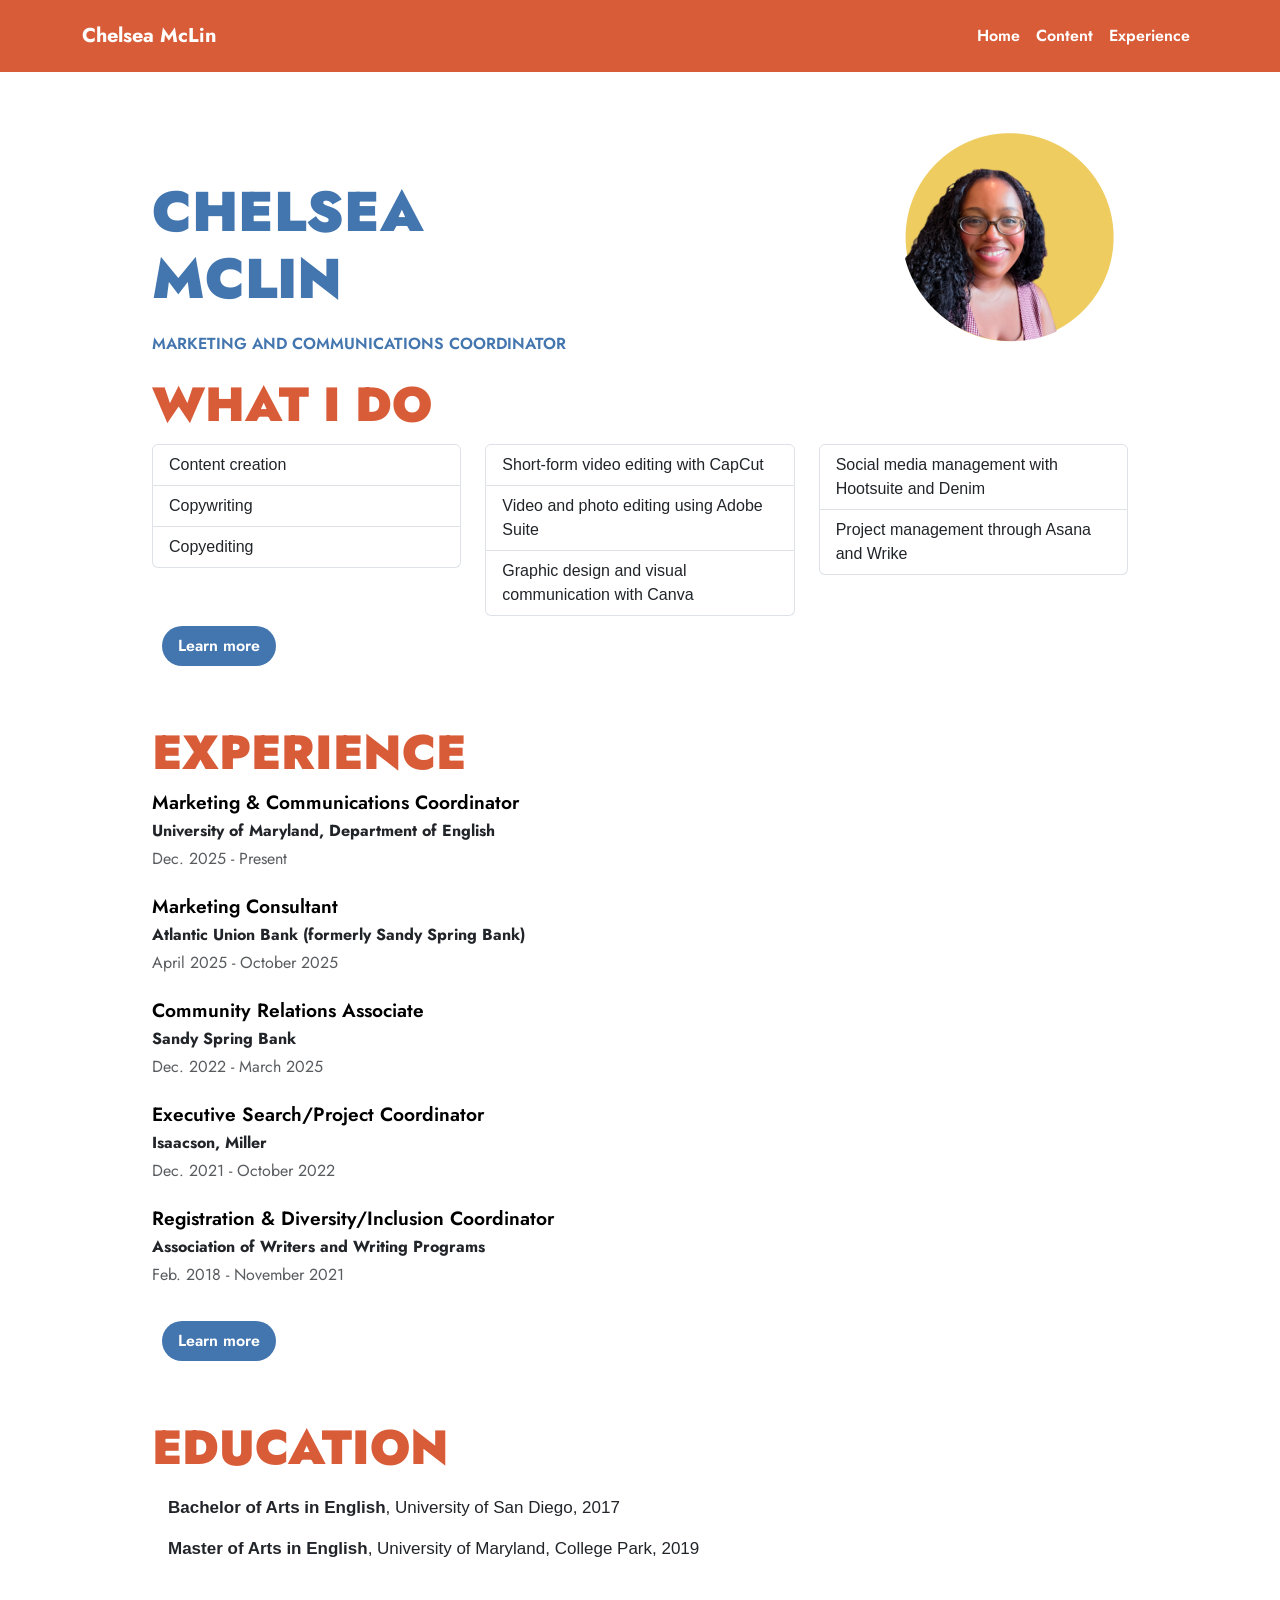
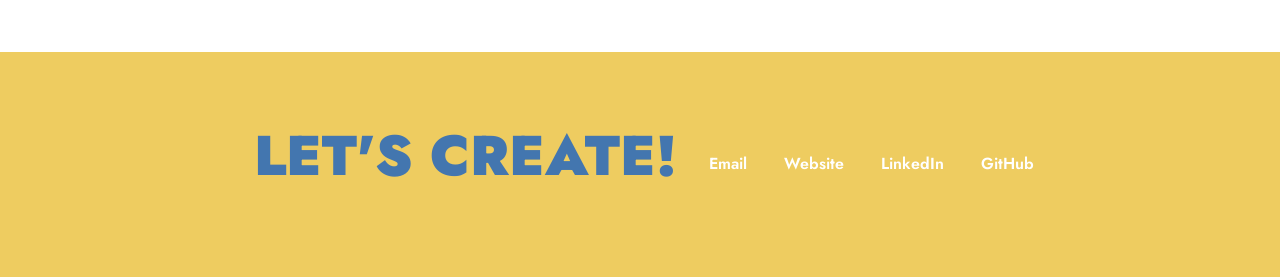
<file: index.html>
<!DOCTYPE html>
<html lang="en">
<head>
  <meta charset="UTF-8">
  <meta name="viewport" content="width=device-width, initial-scale=1.0">

  <title>Chelsea McLin</title>

  <!-- Bootstrap CSS -->
  <link
    href="https://cdn.jsdelivr.net/npm/bootstrap@5.3.8/dist/css/bootstrap.min.css"
    rel="stylesheet"
    integrity="sha384-sRIl4kxILFvY47J16cr9ZwB07vP4J8+LH7qKQnuqkuIAvNWLzeN8tE5YBujZqJLB"
    crossorigin="anonymous"
  >

  <!-- Your custom CSS -->
  <link href="style.css" rel="stylesheet" type="text/css">

  <link rel="preconnect" href="https://fonts.googleapis.com">
  <link rel="preconnect" href="https://fonts.gstatic.com" crossorigin>
  <link href="https://fonts.googleapis.com/css2?family=Jost:ital,wght@0,100..900;1,100..900&display=swap" rel="stylesheet">

</head>

<body>

  <!-- Navigation -->
  <nav class="navbar navbar-expand-lg navbar-light bg-light">
    <div class="container">
      <a class="navbar-brand" href="index.html">Chelsea McLin</a>

      <button
        class="navbar-toggler"
        type="button"
        data-bs-toggle="collapse"
        data-bs-target="#mainNavbar"
        aria-controls="mainNavbar"
        aria-expanded="false"
        aria-label="Toggle navigation"
      >
        <span class="navbar-toggler-icon"></span>
      </button>

      <div class="collapse navbar-collapse" id="mainNavbar">
        <ul class="navbar-nav ms-auto">
          <li class="nav-item">
            <a class="nav-link" href="index.html">Home</a>
          </li>
          <li class="nav-item">
            <a class="nav-link" href="Examples.html">Content</a>
          </li>
          <li class="nav-item">
            <a class="nav-link" href="Experience.html">Experience</a>
          </li>
        </ul>
      </div>
    </div>
  </nav>

  <!-- Main content -->
  <main class="container py-4" id="container">

    <div class="header-container">
      <div class="header-text">
        <h1 id="name">Chelsea McLin</h1>
        <p id="title">Marketing and Communications Coordinator</p>
      </div>

      <img
        id="headshot"
        src="Chelsea Headshot.png"
        alt="Chelsea McLin smiles in front of yellow background."
      >
    </div>

    <!-- What I Do -->
    <section class="mb-5">
  <h2 class="sectionheader">What I Do</h2>

  <div class="row">
    <div class="col-md-4">
      <ul class="list-group">
        <li class="list-group-item">Content creation</li>
        <li class="list-group-item">Copywriting</li>
        <li class="list-group-item">Copyediting</li>

      </ul>
    </div>

    <div class="col-md-4">
      <ul class="list-group">
        <li class="list-group-item">Short-form video editing with CapCut</li>
        <li class="list-group-item">Video and photo editing using Adobe Suite</li>
        <li class="list-group-item">Graphic design and visual communication with Canva</li>
      </ul>
    </div>

    <div class="col-md-4">
      <ul class="list-group">
        <li class="list-group-item">Social media management with Hootsuite and Denim</li>
        <li class="list-group-item">Project management through Asana and Wrike</li>
      </ul>
    </div>
  </div>

  <div class="learn">
    <a href="Examples.html">Learn more</a>
  </div>
</section>
  

    <!-- Experience -->
    <section class="mb-5">
      <h2 class="sectionheader">Experience</h2>

      <div class="mb-4">
        <h3 class="jobtitle">Marketing &amp; Communications Coordinator</h3>
        <p class="organization mb-1">
          University of Maryland, Department of English
        </p>
        <p class="date text-muted">Dec. 2025 - Present</p>
      </div>

      <div class="mb-4">
        <h3 class="jobtitle">Marketing Consultant</h3>
        <p class="organization mb-1">
          Atlantic Union Bank (formerly Sandy Spring Bank)
        </p>
        <p class="date text-muted">April 2025 - October 2025</p>
      </div>

      <div class="mb-4">
        <h3 class="jobtitle">Community Relations Associate</h3>
        <p class="organization mb-1">Sandy Spring Bank</p>
        <p class="date text-muted">Dec. 2022 - March 2025</p>
      </div>

      <div class="mb-4">
        <h3 class="jobtitle">Executive Search/Project Coordinator</h3>
        <p class="organization mb-1">Isaacson, Miller</p>
        <p class="date text-muted">Dec. 2021 - October 2022</p>
      </div>

      <div class="mb-4">
        <h3 class="jobtitle">
          Registration &amp; Diversity/Inclusion Coordinator
        </h3>
        <p class="organization mb-1">
          Association of Writers and Writing Programs
        </p>
        <p class="date text-muted">Feb. 2018 - November 2021</p>
      </div>
      <div class="learn"><a href="Experience.html">Learn more</a></div>
    </section>

     <!-- Education -->
    <section class="mb-5">
      <h2 class="sectionheader">Education</h2>
      <ul id="degrees" class="list-group">
        <li class="list-group-item">
          <strong>Bachelor of Arts in English</strong>, University of San Diego, 2017
        </li>
        <li class="list-group-item">
          <strong>Master of Arts in English</strong>, University of Maryland, College Park, 2019
        </li>
      </ul>
    </section>

  </main>

  <!-- Contact links -->
  <footer class="footer">
    <p id="create">Let's Create!</p>
    <ul class="menu list-inline">
      <li class="list-inline-item">
        <a href="mailto:ccmclin@umd.edu">Email</a>
      </li>
      <li class="list-inline-item">
        <a href="https://www.chelseacmclin.com"
           target="_blank" rel="noopener noreferrer">Website</a>
      </li>
      <li class="list-inline-item">
        <a href="https://www.linkedin.com/in/chelseam2025/"
           target="_blank" rel="noopener noreferrer">LinkedIn</a>
      </li>
      <li class="list-inline-item">
        <a href="https://github.com/ccmclin"
           target="_blank" rel="noopener noreferrer">GitHub</a>
      </li>
    </ul>
  </footer>

  <!-- Bootstrap JavaScript bundle -->
  <script
    src="https://cdn.jsdelivr.net/npm/bootstrap@5.3.8/dist/js/bootstrap.bundle.min.js"
    integrity="sha384-FKyoEForCGlyvwx9Hj09JcYn3nv7wiPVlz7YYwJrWVcXK/BmnVDxM+D2scQbITxI"
    crossorigin="anonymous"
  ></script>
</body>
</html>
</file>
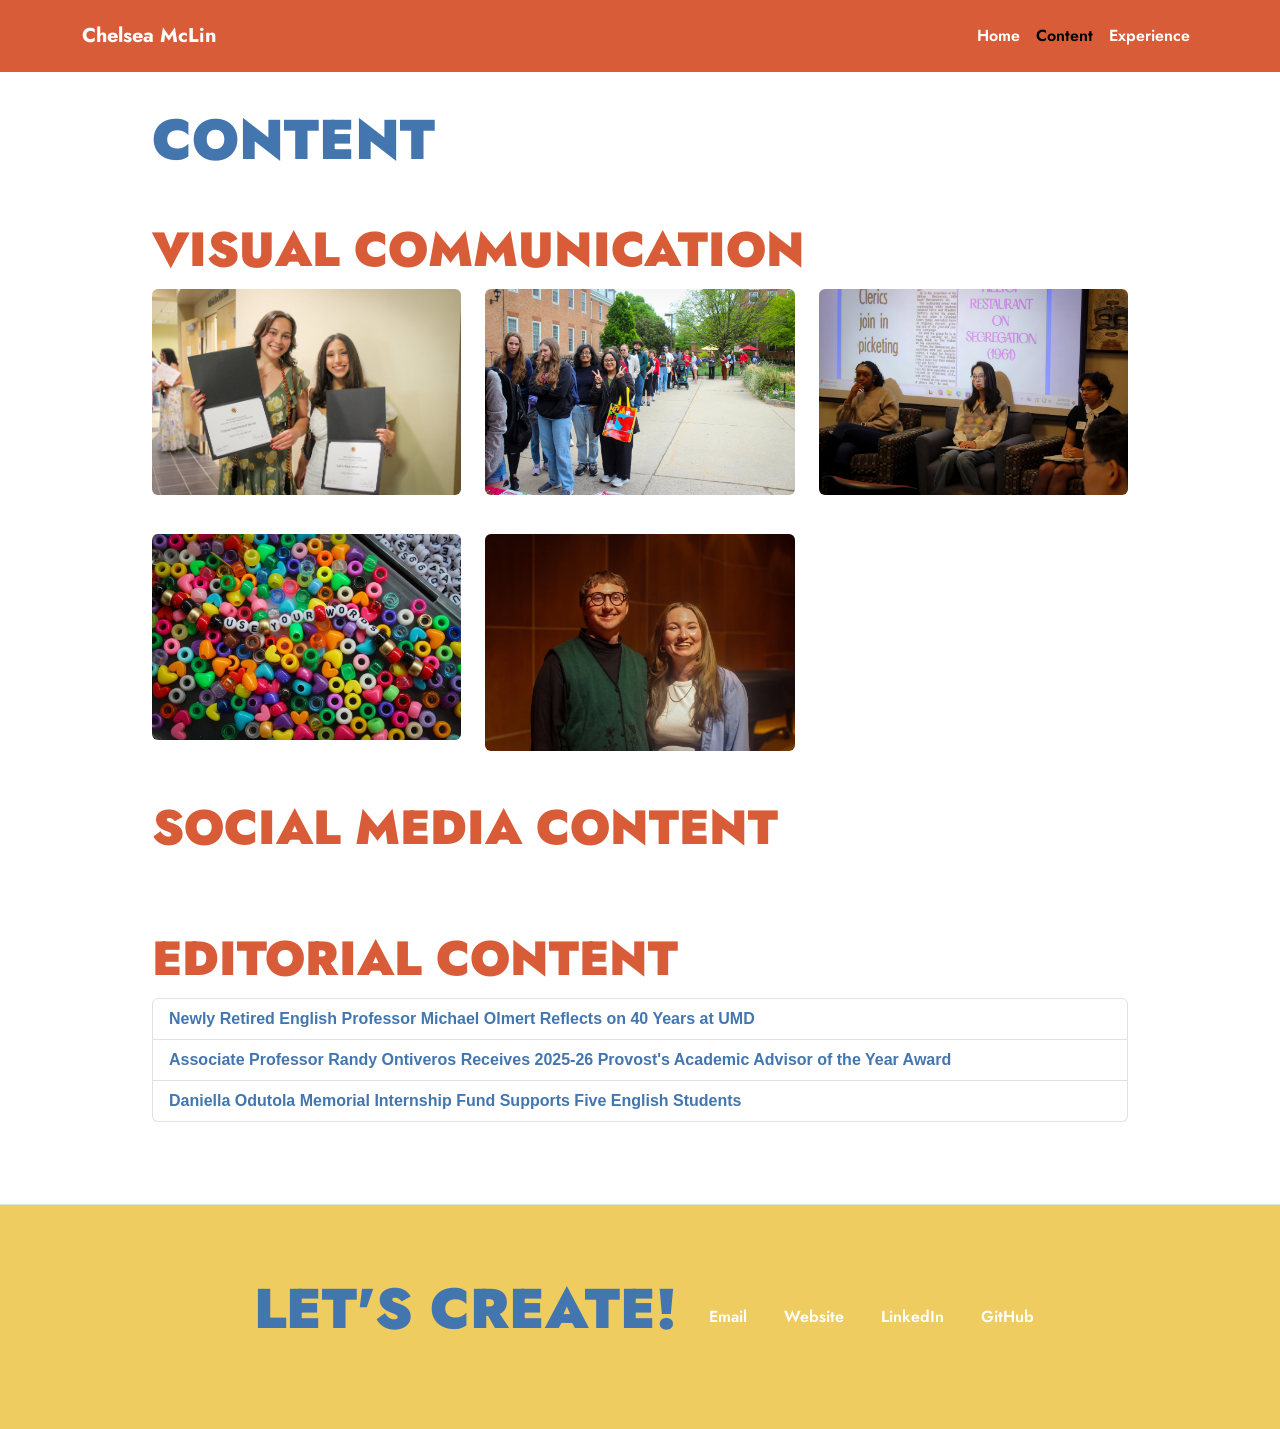
<file: Examples.html>
<!DOCTYPE html>
<html lang="en">
<head>
  <meta charset="UTF-8">
  <meta name="viewport" content="width=device-width, initial-scale=1.0">

  <title>Content | Chelsea McLin</title>

  <!-- Bootstrap CSS -->
  <link
    href="https://cdn.jsdelivr.net/npm/bootstrap@5.3.8/dist/css/bootstrap.min.css"
    rel="stylesheet"
    integrity="sha384-sRIl4kxILFvY47J16cr9ZwB07vP4J8+LH7qKQnuqkuIAvNWLzeN8tE5YBujZqJLB"
    crossorigin="anonymous"
  >

  <!-- Custom CSS -->
  <link href="style.css" rel="stylesheet" type="text/css">
  <!-- Google Font -->
<link rel="preconnect" href="https://fonts.googleapis.com">
<link rel="preconnect" href="https://fonts.gstatic.com" crossorigin>
<link href="https://fonts.googleapis.com/css2?family=Jost:ital,wght@0,100..900;1,100..900&display=swap" rel="stylesheet">
</head>

<body>

  <!-- Navigation -->
  <nav class="navbar navbar-expand-lg navbar-light">
    <div class="container">
      <a class="navbar-brand" href="index.html">Chelsea McLin</a>

      <button
        class="navbar-toggler"
        type="button"
        data-bs-toggle="collapse"
        data-bs-target="#mainNavbar"
        aria-controls="mainNavbar"
        aria-expanded="false"
        aria-label="Toggle navigation"
      >
        <span class="navbar-toggler-icon"></span>
      </button>

      <div class="collapse navbar-collapse" id="mainNavbar">
        <ul class="navbar-nav ms-auto">
          <li class="nav-item">
            <a class="nav-link" href="index.html">Home</a>
          </li>
          <li class="nav-item">
            <a class="nav-link active" href="Examples.html">Content</a>
          </li>
          <li class="nav-item">
            <a class="nav-link" href="Experience.html">Experience</a>
          </li>
        </ul>
      </div>
    </div>
  </nav>

  <!-- Main content -->
  <main class="container py-4" id="container">

    <h1 id="name">Content</h1>



    <!-- Visual communication -->
    <section class="my-5">
      <h2 class="sectionheader">Visual Communication</h2>

      <div class="row g-4">

        <div class="col-12 col-sm-6 col-lg-4">
          <img
            src="certificate.jpg"
            alt="Two students smile while holding a certificate."
            class="img-fluid rounded gallery-image"
          >
        </div>

        <div class="col-12 col-sm-6 col-lg-4">
          <img
            src="MDDay.jpg"
            alt="Student waits in line for books."
            class="img-fluid rounded gallery-image"
          >
        </div>

        <div class="col-12 col-sm-6 col-lg-4">
          <img
            src="GEO.jpg"
            alt="Students sit on a panel."
            class="img-fluid rounded gallery-image"
          >
        </div>

        <div class="col-12 col-sm-6 col-lg-4">
          <img
            src="Use%20your%20words.jpg"
            alt="Colorful beads spell out 'Use your words.'"
            class="img-fluid rounded gallery-image"
          >
        </div>
        <div class="col-12 col-sm-6 col-lg-4">
          <img
            src="WHN.jpg"
            alt="Two students smile for photo in Ulrich Recital Hall.'"
            class="img-fluid rounded gallery-image"
          >
        </div>

      </div>
    </section>

    <!-- Social media content -->
    <section class="my-5">
      <h2 class="sectionheader">Social Media Content</h2>

      <div class="row g-4">

        <div class="col-12 col-md-6 col-lg-4">
          <blockquote
            class="instagram-media"
            data-instgrm-permalink="https://www.instagram.com/reel/DYlGZakNTkD/"
            data-instgrm-version="14">
          </blockquote>
        </div>

        <div class="col-12 col-md-6 col-lg-4">
          <blockquote
            class="instagram-media"
            data-instgrm-permalink="https://www.instagram.com/p/DbtIW7fjrMK/"
            data-instgrm-version="14">
          </blockquote>
        </div>

        <div class="col-12 col-md-6 col-lg-4">
          <blockquote
            class="instagram-media"
            data-instgrm-permalink="https://www.instagram.com/reel/DWypPXKjRwE/"
            data-instgrm-version="14">
          </blockquote>
        </div>

      </div>
    </section>

     <!-- Editorial content -->
    <section class="my-5">
      <h2 class="sectionheader">Editorial Content</h2>

      <ul class="list-group">
        <li class="list-group-item">
          <a href="https://english.umd.edu/news/newly-retired-english-professor-michael-olmert-reflects-40-years-umd"
             target="_blank">
            Newly Retired English Professor Michael Olmert Reflects on 40 Years at UMD
          </a>
        </li>

        <li class="list-group-item">
          <a href="https://english.umd.edu/news/associate-professor-randy-ontiveros-receives-2025-26-provosts-academic-advisor-year-award"
             target="_blank">
            Associate Professor Randy Ontiveros Receives 2025-26 Provost's Academic Advisor of the Year Award
          </a>
        </li>

        <li class="list-group-item">
          <a href="https://english.umd.edu/news/daniella-odutola-memorial-internship-fund-supports-5-english-students"
             target="_blank">
            Daniella Odutola Memorial Internship Fund Supports Five English Students
          </a>
        </li>
      </ul>
    </section>

  </main>

  <!-- Contact footer -->
  <footer class="footer text-center border-top py-4">
    <p id="create">Let's Create!</p>

    <ul class="menu list-inline">
      <li class="list-inline-item">
        <a href="mailto:ccmclin@umd.edu">Email</a>
      </li>

      <li class="list-inline-item">
        <a href="https://www.chelseacmclin.com"
           target="_blank" rel="noopener noreferrer">Website</a>
      </li>

      <li class="list-inline-item">
        <a href="https://www.linkedin.com/in/chelseam2025/"
           target="_blank" rel="noopener noreferrer">LinkedIn</a>
      </li>

      <li class="list-inline-item">
        <a href="https://github.com/ccmclin"
           target="_blank" rel="noopener noreferrer">GitHub</a>
      </li>
    </ul>
  </footer>

  <!-- Bootstrap JavaScript -->
  <script
    src="https://cdn.jsdelivr.net/npm/bootstrap@5.3.8/dist/js/bootstrap.bundle.min.js"
    integrity="sha384-FKyoEForCGlyvwx9Hj09JcYn3nv7wiPVlz7YYwJrWVcXK/BmnVDxM+D2scQbITxI"
    crossorigin="anonymous"
  ></script>

  <!-- Instagram embed script: load only once -->
  <script async src="https://www.instagram.com/embed.js"></script>

</body>
</html>
</file>
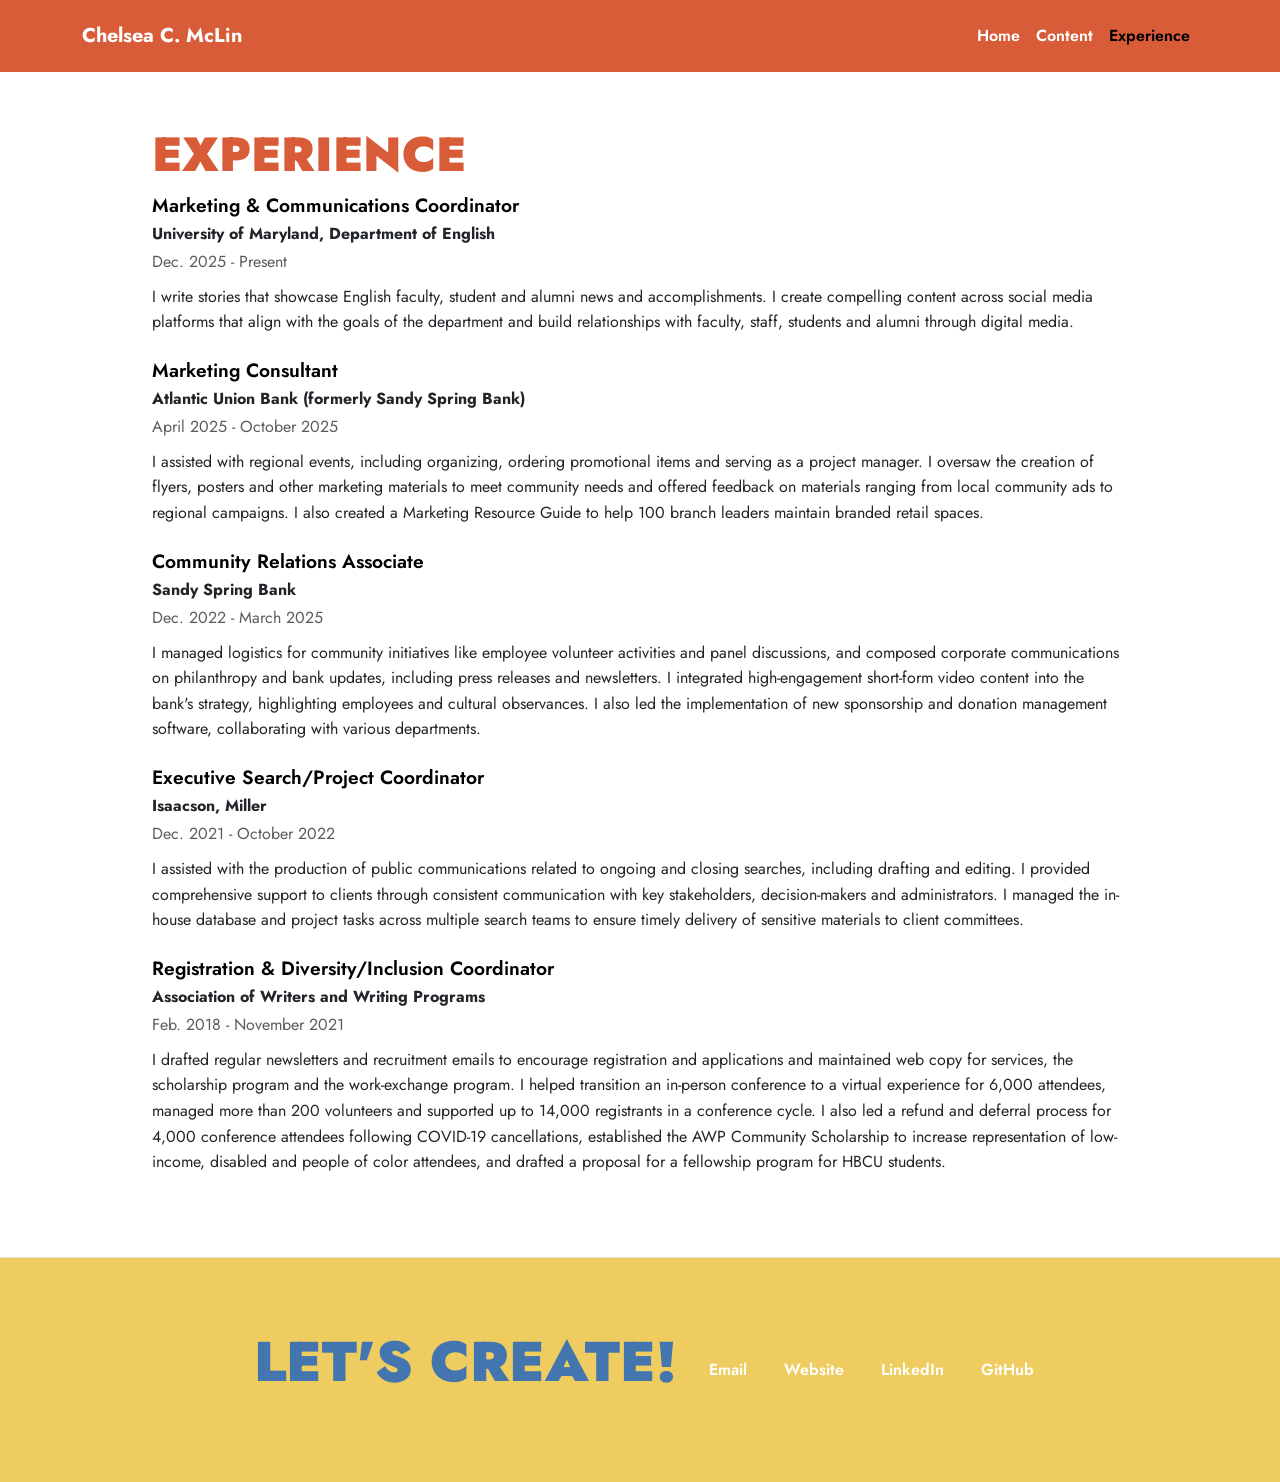
<file: Experience.html>
<!DOCTYPE html>
<html lang="en">
<head>
  <meta charset="UTF-8">
  <meta name="viewport" content="width=device-width, initial-scale=1.0">

  <title>Chelsea McLin</title>

  <!-- Bootstrap CSS -->
  <link
    href="https://cdn.jsdelivr.net/npm/bootstrap@5.3.8/dist/css/bootstrap.min.css"
    rel="stylesheet"
    integrity="sha384-sRIl4kxILFvY47J16cr9ZwB07vP4J8+LH7qKQnuqkuIAvNWLzeN8tE5YBujZqJLB"
    crossorigin="anonymous"
  >

  <!-- Custom CSS -->
  <link href="style.css" rel="stylesheet" type="text/css">

  <!-- Google Font -->
  <link rel="preconnect" href="https://fonts.googleapis.com">
  <link rel="preconnect" href="https://fonts.gstatic.com" crossorigin>
  <link
    href="https://fonts.googleapis.com/css2?family=Jost:ital,wght@0,100..900;1,100..900&display=swap"
    rel="stylesheet"
  >
</head>

<body>

  <!-- Navigation -->
  <nav class="navbar navbar-expand-lg navbar-light">
    <div class="container">
      <a class="navbar-brand" href="index.html">Chelsea C. McLin</a>

      <button
        class="navbar-toggler"
        type="button"
        data-bs-toggle="collapse"
        data-bs-target="#mainNavbar"
        aria-controls="mainNavbar"
        aria-expanded="false"
        aria-label="Toggle navigation"
      >
        <span class="navbar-toggler-icon"></span>
      </button>

      <div class="collapse navbar-collapse" id="mainNavbar">
        <ul class="navbar-nav ms-auto">
          <li class="nav-item">
            <a class="nav-link" href="index.html">Home</a>
          </li>
          <li class="nav-item">
            <a class="nav-link" href="Examples.html">Content</a>
          </li>
          <li class="nav-item">
            <a class="nav-link active" href="Experience.html">Experience</a>
          </li>
        </ul>
      </div>
    </div>
  </nav>

  <!-- Main content -->
  <main class="container py-4" id="container">

    <!-- Experience -->
    <section class="mb-5">
      <h2 class="sectionheader">Experience</h2>

      <div class="mb-4">
        <h3 class="jobtitle">Marketing &amp; Communications Coordinator</h3>
        <p class="organization mb-1">
          University of Maryland, Department of English
        </p>
        <p class="date text-muted">Dec. 2025 - Present</p>
        <p class="description">
          I write stories that showcase English faculty, student and alumni
          news and accomplishments. I create compelling content across social
          media platforms that align with the goals of the department and
          build relationships with faculty, staff, students and alumni through
          digital media.
        </p>
      </div>

      <div class="mb-4">
        <h3 class="jobtitle">Marketing Consultant</h3>
        <p class="organization mb-1">
          Atlantic Union Bank (formerly Sandy Spring Bank)
        </p>
        <p class="date text-muted">April 2025 - October 2025</p>
        <p class="description">
          I assisted with regional events, including organizing, ordering
          promotional items and serving as a project manager. I oversaw the
          creation of flyers, posters and other marketing materials to meet
          community needs and offered feedback on materials ranging from local
          community ads to regional campaigns. I also created a Marketing
          Resource Guide to help 100 branch leaders maintain branded retail spaces.
        </p>
      </div>

      <div class="mb-4">
        <h3 class="jobtitle">Community Relations Associate</h3>
        <p class="organization mb-1">Sandy Spring Bank</p>
        <p class="date text-muted">Dec. 2022 - March 2025</p>
        <p class="description">
          I managed logistics for community initiatives like employee
          volunteer activities and panel discussions, and composed corporate
          communications on philanthropy and bank updates, including press
          releases and newsletters. I integrated high-engagement short-form
          video content into the bank's strategy, highlighting employees and
          cultural observances. I also led the implementation of new
          sponsorship and donation management software, collaborating with
          various departments.
        </p>
      </div>

      <div class="mb-4">
        <h3 class="jobtitle">Executive Search/Project Coordinator</h3>
        <p class="organization mb-1">Isaacson, Miller</p>
        <p class="date text-muted">Dec. 2021 - October 2022</p>
        <p class="description">
          I assisted with the production of public communications related to
          ongoing and closing searches, including drafting and editing. I
          provided comprehensive support to clients through consistent
          communication with key stakeholders, decision-makers and
          administrators. I managed the in-house database and project tasks
          across multiple search teams to ensure timely delivery of sensitive
          materials to client committees.
        </p>
      </div>

      <div class="mb-4">
        <h3 class="jobtitle">
          Registration &amp; Diversity/Inclusion Coordinator
        </h3>
        <p class="organization mb-1">
          Association of Writers and Writing Programs
        </p>
        <p class="date text-muted">Feb. 2018 - November 2021</p>
        <p class="description">
          I drafted regular newsletters and recruitment emails to encourage
          registration and applications and maintained web copy for services,
          the scholarship program and the work-exchange program. I helped
          transition an in-person conference to a virtual experience for 6,000
          attendees, managed more than 200 volunteers and supported up to
          14,000 registrants in a conference cycle. I also led a refund and
          deferral process for 4,000 conference attendees following COVID-19
          cancellations, established the AWP Community Scholarship to increase
          representation of low-income, disabled and people of color attendees,
          and drafted a proposal for a fellowship program for HBCU students.
        </p>
      </div>
    </section>

  </main>

  <!-- Contact footer -->
  <footer class="footer text-center border-top py-4">
    <p id="create">Let's Create!</p>

    <ul class="menu list-inline">
      <li class="list-inline-item">
        <a href="mailto:ccmclin@umd.edu">Email</a>
      </li>

      <li class="list-inline-item">
        <a
          href="https://www.chelseacmclin.com"
          target="_blank"
          rel="noopener noreferrer"
        >Website</a>
      </li>

      <li class="list-inline-item">
        <a
          href="https://www.linkedin.com/in/chelseam2025/"
          target="_blank"
          rel="noopener noreferrer"
        >LinkedIn</a>
      </li>

      <li class="list-inline-item">
        <a
          href="https://github.com/ccmclin"
          target="_blank"
          rel="noopener noreferrer"
        >GitHub</a>
      </li>
    </ul>
  </footer>

  <!-- Bootstrap JavaScript -->
  <script
    src="https://cdn.jsdelivr.net/npm/bootstrap@5.3.8/dist/js/bootstrap.bundle.min.js"
    integrity="sha384-FKyoEForCGlyvwx9Hj09JcYn3nv7wiPVlz7YYwJrWVcXK/BmnVDxM+D2scQbITxI"
    crossorigin="anonymous"
  ></script>

</body>
</html>
</file>
<file: style.css>
/* Styles for my resume */

/* Font for entire page */
html,
body {
  font-family: Jost, sans-serif;
  color: #212529;
}

/* Main container */
#container {
  width: 100%;
  max-width: 1000px;
  min-width: 300px;
  margin: 10px auto;
  padding-bottom: 50px;
}

/* Name at top of page */
#name {
  color: #4376af;
  text-transform: uppercase;
  text-align: left;
  font-size: 3.5em;
  width: 60%;
  font-weight: 900;
  min-width: 200px;
}

/* Main Header */
.header-container {
  display: flex;
  justify-content: space-between;
  align-items: flex-end;
  gap: 30px;
}

.header-text {
  flex: 1;
}

#headshot {
  width: 250px;
  height: 250px;
  max-width: 100%;
  object-fit: cover;
  float: right;
  position: static;
}

/* Title */
#title {
  color: #4376af;
  font-size: 1em;
  text-transform: uppercase;
  font-weight: 600;
  text-align: left;
  margin: 20px 0 0;
}

/* Section headers */
.sectionheader {
  color: #d95c38;
  text-transform: uppercase;
  font-size: 3em;
  font-weight: 900;
  margin: 20px 0 10px;
  padding: 0;
  width: 100%;
}

/* Job titles */
.jobtitle {
  color: black;
  font-weight: 600;
  font-size: 1.2em;
  margin-bottom: 5px;
}

/* Job organizations */
.organization {
  font-weight: 700;
  font-size: 1em;
}

/* Job dates */
.date {
  font-weight: 400;
  font-size: 1em;
  margin: 2px 0 0;
}

/* Lists */
ul {
  font-size: 1em;
}

/* Space between the three columns */
.row {
  row-gap: 15px;
}

#degrees .list-group-item {
  border: none;
  background-color: transparent;
  font-size: 17px;
}

/* Learn More link */
.learn {
  background-color: #4376af;
  color: white;
  padding: 8px 16px;
  border-radius: 20px;
  display: inline-block;
  margin-top: 15px;
}

.learn a {
  color: white;
  text-decoration: none;
}

/* Contact menu */
ul.menu {
  margin: 0;
  padding: 0;
  text-align: right;
  list-style: none;

}

.menu li {
  display: inline-block;
  padding: 0 12px;
}

/* Job descriptions */
.description {
  margin: 10px 0;
  line-height: 1.6;
}


/* Links */
a:link {
  font-weight: 600;
  color: white;
  text-align: right;
  text-decoration: none;
}

a:hover {
  color: #eecc60;
}

/* Editorial content links */
.list-group-item a {
  color: #4376af;
}

.list-group-item a:hover {
  color: #d95c38;
}



/* Bootstrap navbar customization */
.navbar {
  background-color: #d95c38 !important;
  padding: 1em;
  position: sticky;
  top: 0;
  z-index: 1000;
}

/* Navbar brand */
.navbar .navbar-brand {
  color: #fff;
  font-weight: 700;
}

.navbar .navbar-brand:hover {
  color: #f0f0f0;
}

/* Navbar links */
.navbar .nav-link {
  color: #fff;
  font-weight: 600;
}

/* Mobile navbar toggle */
.navbar .navbar-toggler {
  border-color: rgba(255, 255, 255, 0.7);
}

.navbar .navbar-toggler-icon {
  filter: brightness(0) invert(1);
}

/* Bootstrap skills and education list customization */
.list-group-item {
  font-family: Arial, sans-serif;
  font-size: 1em;
}


/* Footer */
.footer {
  background-color: #eecc60;
  display: flex;
  min-height: 25vh;
  justify-content: center;
  align-items: center;
  text-align: center;
}

#create {
  color: #4376af;
  font-weight: 900;
  font-size: 3.5em;
  text-transform: uppercase;
  text-align: left;
  padding: 20px;
}

.learn {
  background-color: #4376af;
  color: white !important;
  padding: 8px 16px;
  margin: 10px;
  border-radius: 20px;
  display: inline-block;
  text-decoration: none;
}

/* For smaller screens */
@media (max-width: 576px) {
  #name {
    width: 100%;
    min-width: 0;
    font-size: 2em;
  }

  #title {
    font-size: 1.1em;
  }

  .sectionheader {
    font-size: 1.2em;
  }

  .menu li {
    padding: 5px 8px;
  }

  .navbar {
    padding: 0.75em;
  }
}

@media (max-width: 600px) {
  .header-container {
    flex-direction: column-reverse;
    align-items: center;
  }

  #headshot {
    width: 220px;
    height: 220px;
    max-width: 100%;
  }
}
</file>
